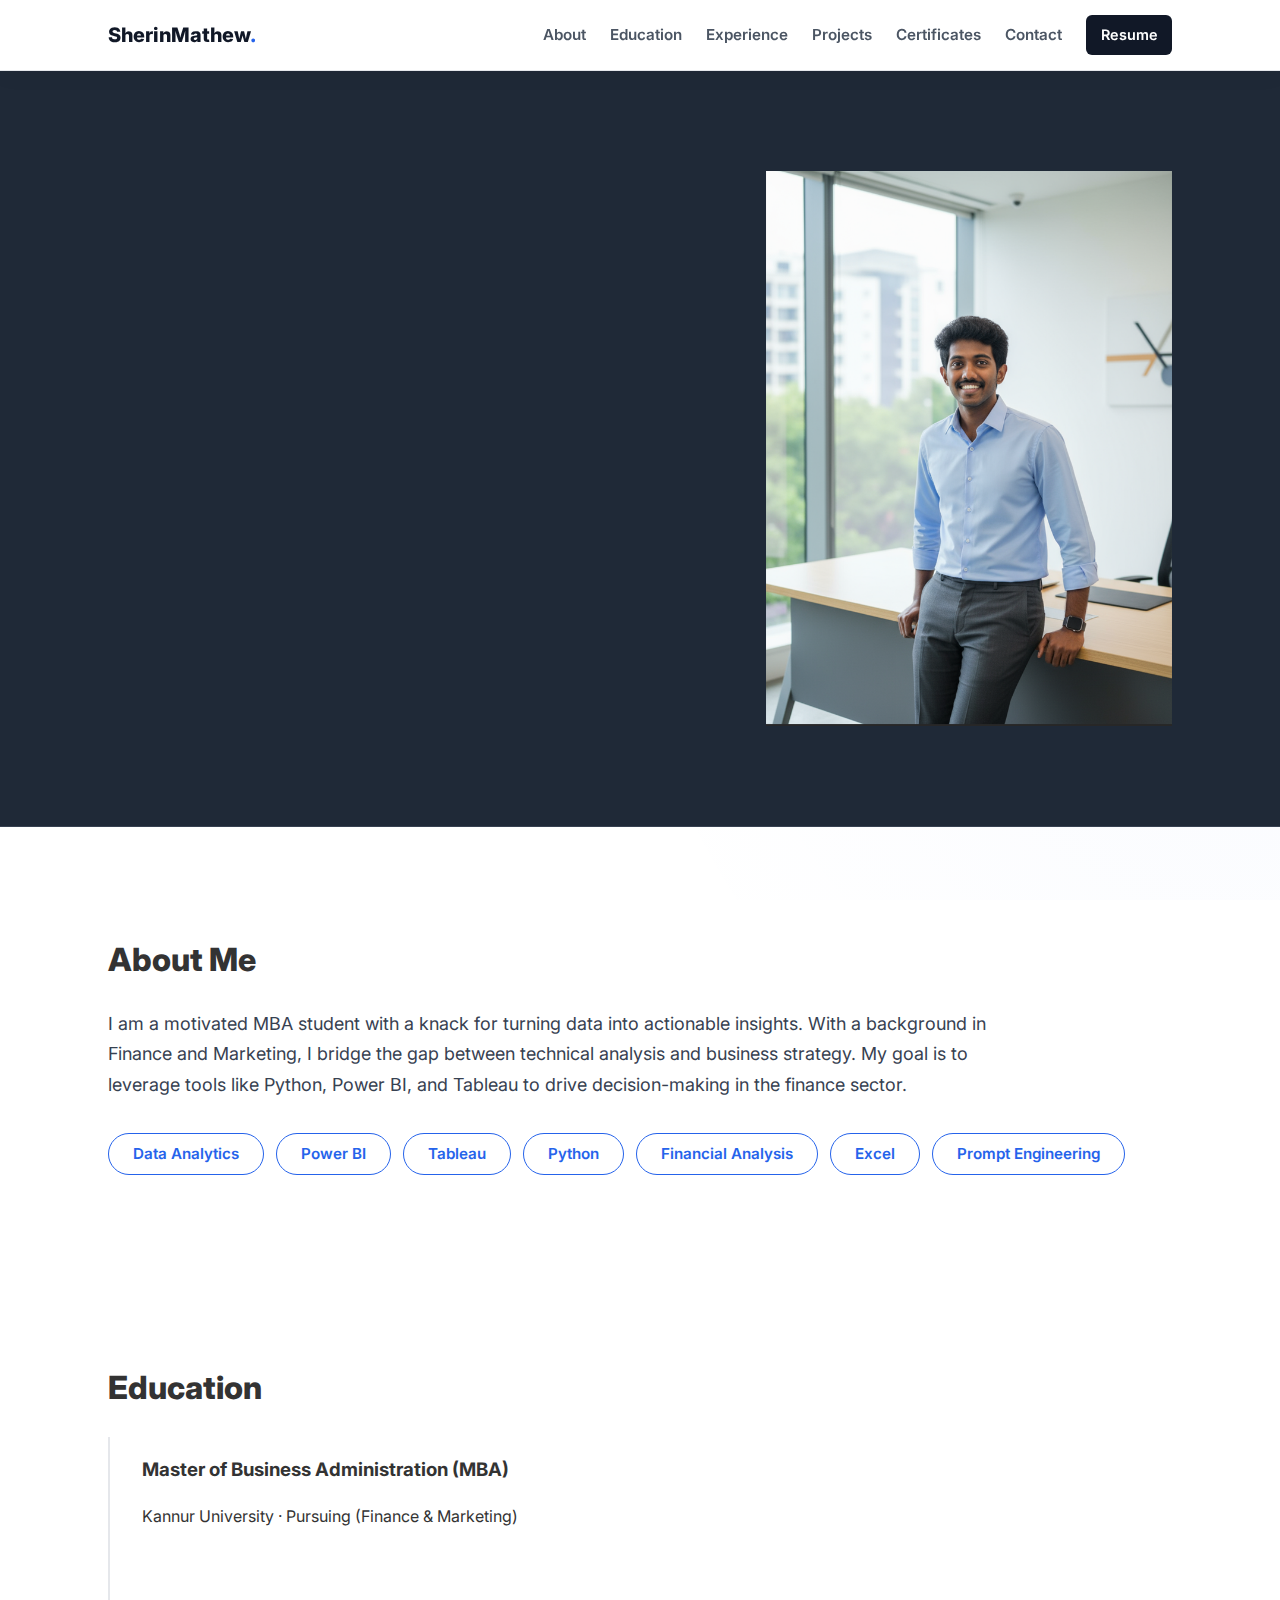
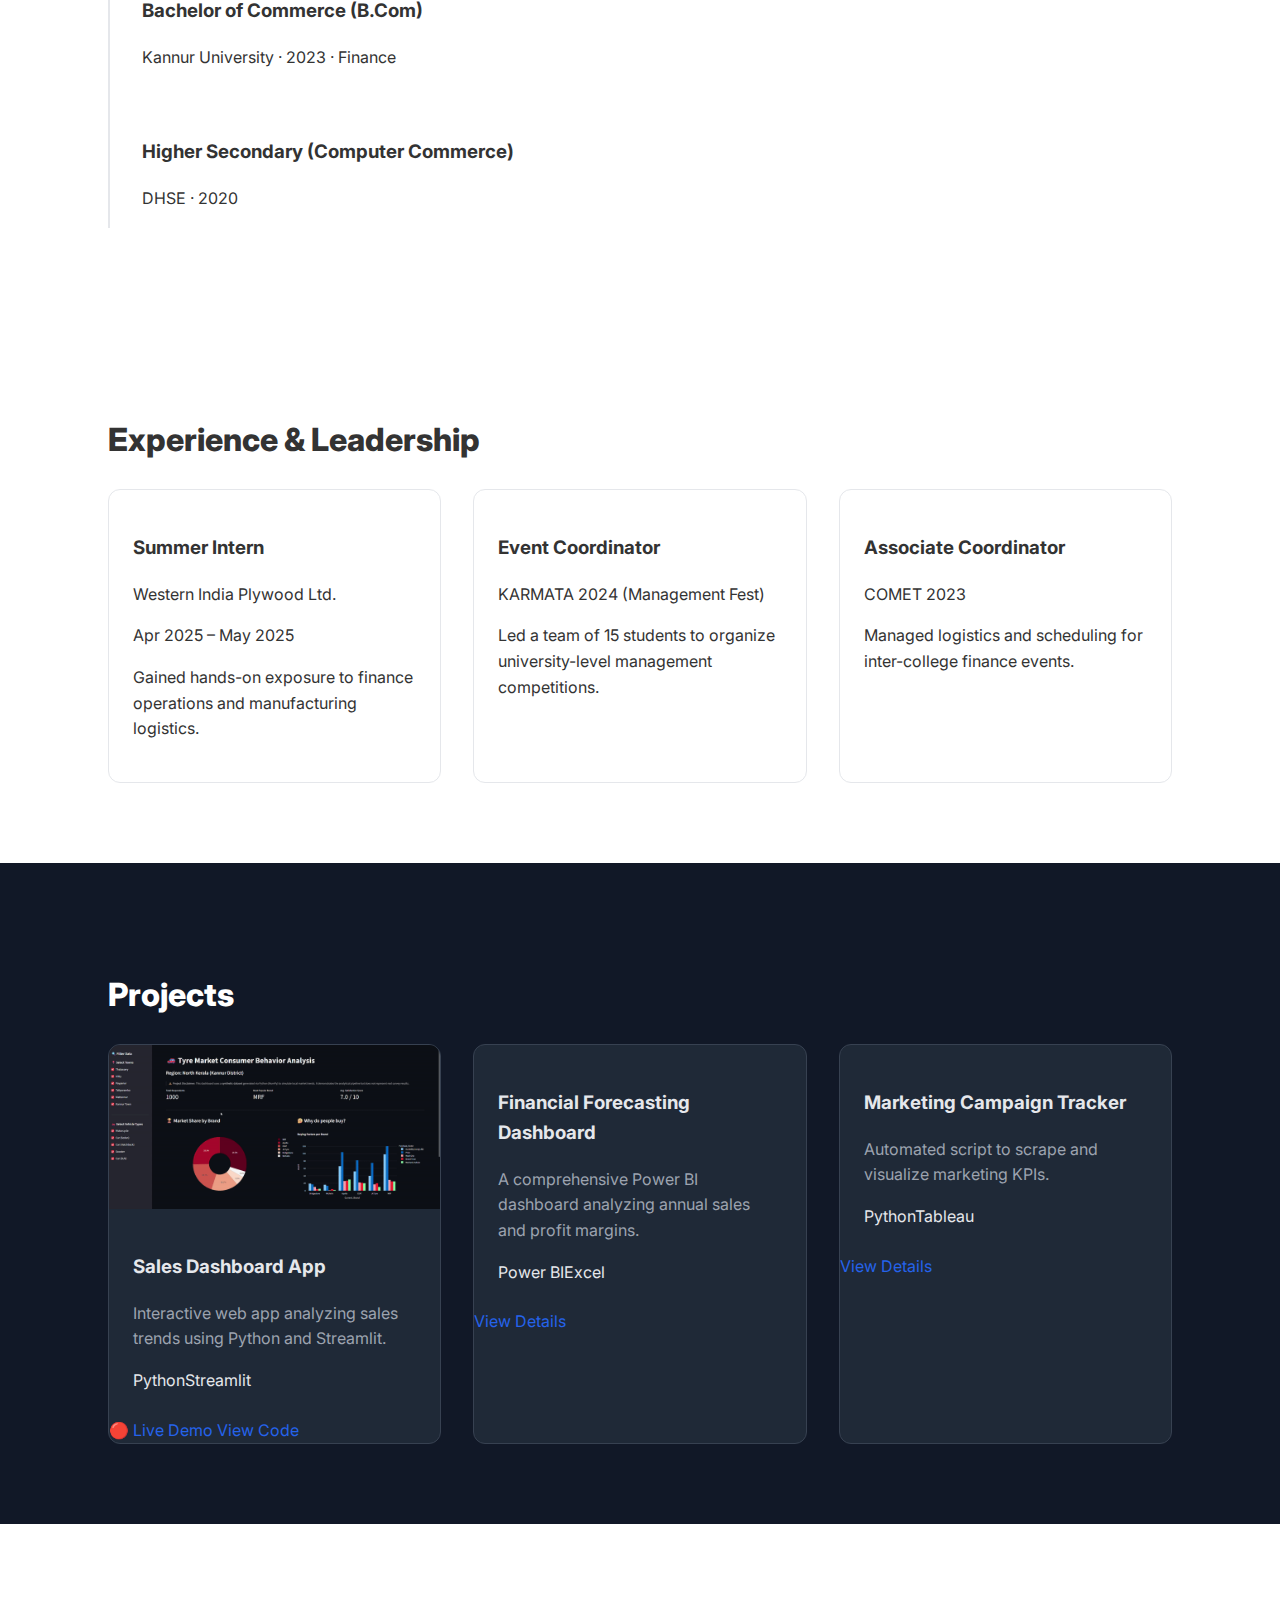
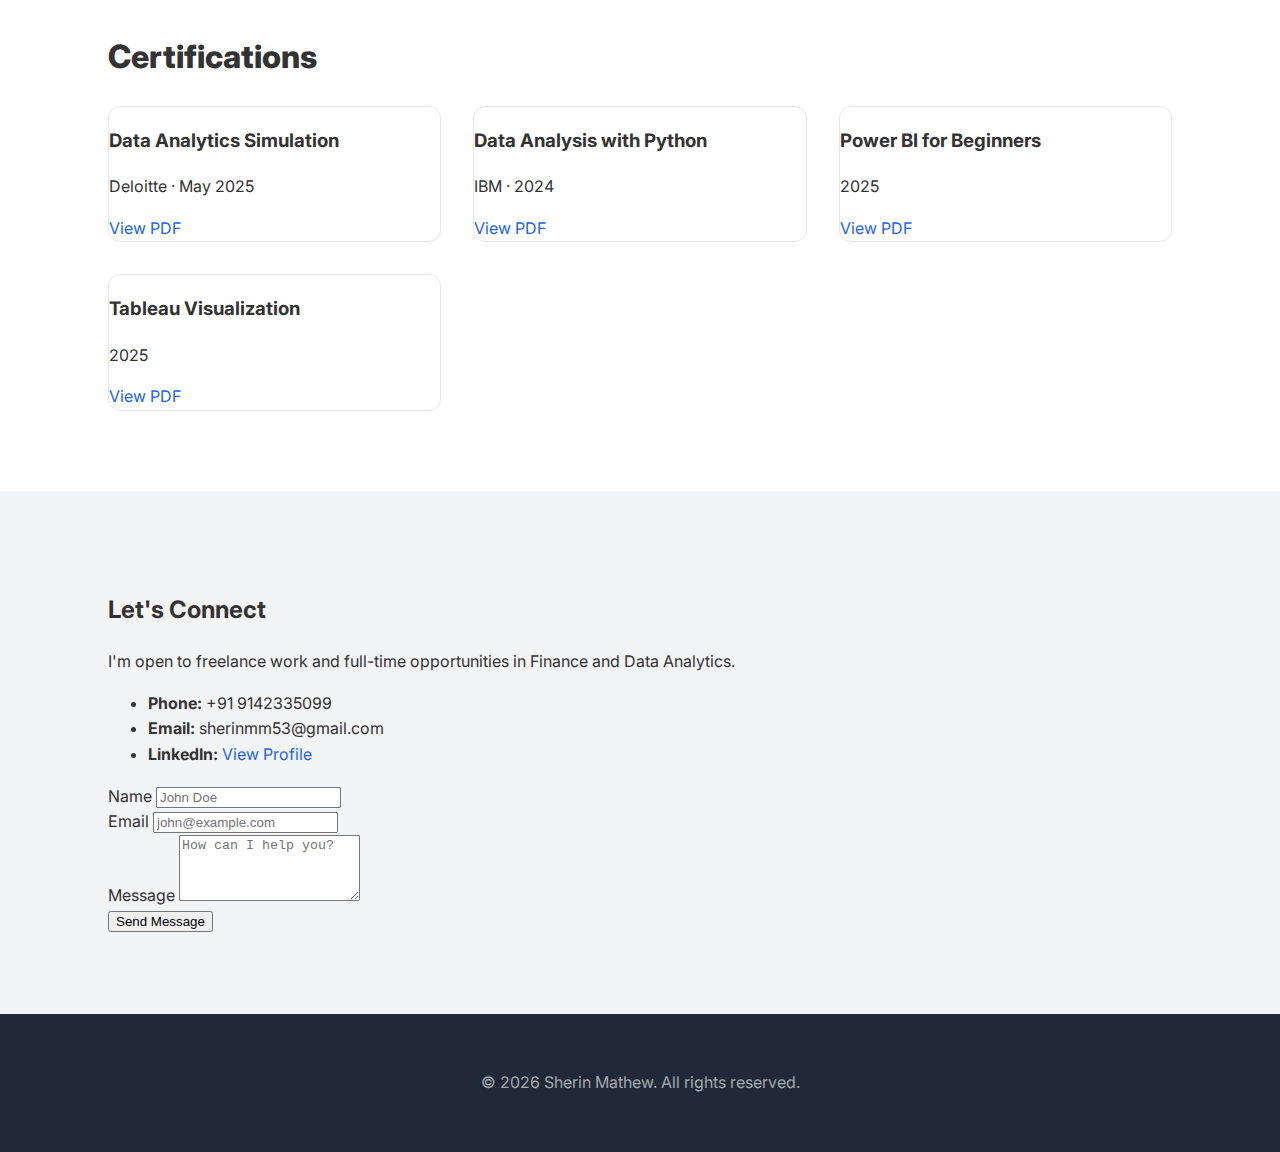
<file: index.html>
<!doctype html>
<html lang="en">
<head>
  <meta charset="utf-8" />
  <meta name="viewport" content="width=device-width, initial-scale=1" />
  <title>Sherin Mathew — Portfolio</title>
  <meta name="description" content="Portfolio of Sherin Mathew: MBA student specializing in Finance, Marketing, and Data Analytics." />
  
  <!-- Modern Font: Inter -->
  <link rel="preconnect" href="https://fonts.googleapis.com">
  <link rel="preconnect" href="https://fonts.gstatic.com" crossorigin>
  <link href="https://fonts.googleapis.com/css2?family=Inter:wght@400;500;700;800&display=swap" rel="stylesheet">
  
  <!-- CSS Link -->
  <link rel="stylesheet" href="styles.css" />
</head>

<body>
  <!-- Navigation -->
  <header class="header">
    <div class="container nav">
      <a class="brand" href="#">SherinMathew<span class="dot">.</span></a>
      
      <!-- Mobile Menu Button -->
      <button class="menu-btn" aria-label="Toggle menu" aria-expanded="false">☰</button>

      <!-- Links -->
      <nav class="nav-links">
        <a href="#about">About</a>
        <a href="#education">Education</a>
        <a href="#experience">Experience</a>
        <a href="#projects">Projects</a>
        <a href="#certificates">Certificates</a>
        <a href="#contact">Contact</a>
        <a class="btn small" href="assets/Sherin_Mathew_resume.pdf" target="_blank">Resume</a>
      </nav>
    </div>
  </header>

  <main>
    <!-- HERO SECTION -->
    <section class="hero">
      <div class="container hero-grid">
        <div class="hero-text">
          <h1>Hi, I’m <span class="accent">Sherin Mathew</span></h1>
          <p class="lead">MBA student specializing in Finance and Marketing. Skilled in Data Analytics, Power BI, and Tableau. Building data-driven solutions for modern business problems.</p>
          
          <div class="actions">
            <a class="btn" href="#projects">View Projects</a>
            <a class="btn ghost" href="#contact">Contact Me</a>
          </div>
          
          <ul class="meta">
            <li>📍 Kannur, India</li>
            <li>✉️ sherinmm53@gmail.com</li>
          </ul>
        </div>
        
        <div class="hero-photo">
          <!-- Update this image path -->
          <img src="images/profile.png" alt="Sherin Mathew" class="profile-pic">
        </div>
      </div>
    </section>

    <!-- ABOUT SECTION -->
    <section id="about" class="section">
      <div class="container">
        <h2 class="section-title">About Me</h2>
        <p class="about-text">
          I am a motivated MBA student with a knack for turning data into actionable insights. With a background in Finance and Marketing, I bridge the gap between technical analysis and business strategy. My goal is to leverage tools like Python, Power BI, and Tableau to drive decision-making in the finance sector.
        </p>

        <div class="skills-row">
          <span class="skill-pill">Data Analytics</span>
          <span class="skill-pill">Power BI</span>
          <span class="skill-pill">Tableau</span>
          <span class="skill-pill">Python</span>
          <span class="skill-pill">Financial Analysis</span>
          <span class="skill-pill">Excel</span>
          <span class="skill-pill">Prompt Engineering</span>
        </div>
      </div>
    </section>

    <!-- EDUCATION SECTION -->
    <section id="education" class="section alt-bg">
      <div class="container">
        <h2 class="section-title">Education</h2>
        <div class="timeline">
          <div class="timeline-item">
            <h3>Master of Business Administration (MBA)</h3>
            <p class="t-meta">Kannur University · Pursuing (Finance & Marketing)</p>
          </div>
          <div class="timeline-item">
            <h3>Bachelor of Commerce (B.Com)</h3>
            <p class="t-meta">Kannur University · 2023 · Finance</p>
          </div>
          <div class="timeline-item">
            <h3>Higher Secondary (Computer Commerce)</h3>
            <p class="t-meta">DHSE · 2020</p>
          </div>
        </div>
      </div>
    </section>

    <!-- EXPERIENCE SECTION -->
    <section id="experience" class="section">
      <div class="container">
        <h2 class="section-title">Experience & Leadership</h2>
        <div class="grid">
          
          <article class="card">
            <div class="card-body">
              <h3>Summer Intern</h3>
              <p class="role">Western India Plywood Ltd.</p>
              <p class="date">Apr 2025 – May 2025</p>
              <p>Gained hands-on exposure to finance operations and manufacturing logistics.</p>
            </div>
          </article>

          <article class="card">
            <div class="card-body">
              <h3>Event Coordinator</h3>
              <p class="role">KARMATA 2024 (Management Fest)</p>
              <p>Led a team of 15 students to organize university-level management competitions.</p>
            </div>
          </article>

          <article class="card">
            <div class="card-body">
              <h3>Associate Coordinator</h3>
              <p class="role">COMET 2023</p>
              <p>Managed logistics and scheduling for inter-college finance events.</p>
            </div>
          </article>

        </div>
      </div>
    </section>

    <!-- PROJECTS SECTION -->
    <section id="projects" class="section dark-bg">
      <div class="container">
        <h2 class="section-title text-white">Projects</h2>
        <div class="grid">
          
          <article class="card project-card">
            <img src="images/dashboard.gif" alt="Dashboard" class="card-img">
            <div class="card-body">
              <h3>Sales Dashboard App</h3>
              <p>Interactive web app analyzing sales trends using Python and Streamlit.</p>
              <div class="tags">
                <span>Python</span><span>Streamlit</span>
              </div>
            </div>
            <div class="card-footer">
              <a href="https://sales-dashboard-egerhtkzhdzkt8uchj4cmq.streamlit.app/" target="_blank">🔴 Live Demo</a>
              <a href="https://github.com/SHERINMATHEW-hub/sales-dashboard" target="_blank">View Code</a>
            </div>
          </article>

          <article class="card project-card">
            <div class="card-body">
              <h3>Financial Forecasting Dashboard</h3>
              <p>A comprehensive Power BI dashboard analyzing annual sales and profit margins.</p>
              <div class="tags"><span>Power BI</span><span>Excel</span></div>
            </div>
            <div class="card-footer">
              <a href="#">View Details</a>
            </div>
          </article>

          <article class="card project-card">
            <div class="card-body">
              <h3>Marketing Campaign Tracker</h3>
              <p>Automated script to scrape and visualize marketing KPIs.</p>
              <div class="tags"><span>Python</span><span>Tableau</span></div>
            </div>
            <div class="card-footer">
              <a href="#">View Details</a>
            </div>
          </article>

        </div>
      </div>
    </section>

    <!-- CERTIFICATES SECTION -->
    <section id="certificates" class="section alt-bg">
      <div class="container">
        <h2 class="section-title">Certifications</h2>
        <div class="grid small-grid">
          <div class="card cert-card">
            <h3>Data Analytics Simulation</h3>
            <p>Deloitte · May 2025</p>
            <a href="assets/Deloitte data anaysics certificate.pdf" target="_blank">View PDF</a>
          </div>
          <div class="card cert-card">
            <h3>Data Analysis with Python</h3>
            <p>IBM · 2024</p>
            <a href="assets/IBM DA0101EN Certificate _ Cognitive Class (1).pdf" target="_blank">View PDF</a>
          </div>
          <div class="card cert-card">
            <h3>Power BI for Beginners</h3>
            <p>2025</p>
            <a href="assets/POWER BI.pdf" target="_blank">View PDF</a>
          </div>
          <div class="card cert-card">
            <h3>Tableau Visualization</h3>
            <p>2025</p>
            <a href="assets/Tableau Data Visualization.pdf" target="_blank">View PDF</a>
          </div>
        </div>
      </div>
    </section>

    <!-- CONTACT SECTION (Modern Split Layout) -->
    <section id="contact" class="contact-section">
      <div class="container">
        <div class="contact-wrapper">
          
          <!-- Left: Text -->
          <div class="contact-text">
            <h2>Let's Connect</h2>
            <p>I'm open to freelance work and full-time opportunities in Finance and Data Analytics.</p>
            <ul class="contact-details">
              <li><strong>Phone:</strong> +91 9142335099</li>
              <li><strong>Email:</strong> sherinmm53@gmail.com</li>
              <li><strong>LinkedIn:</strong> <a href="https://www.linkedin.com/in/sherin-mathew-7366902bb" target="_blank">View Profile</a></li>
            </ul>
          </div>

          <!-- Right: Form Card -->
          <div class="contact-form-card">
            <form name="contact" netlify>
              <div class="form-group">
                <label>Name</label>
                <input type="text" name="name" placeholder="John Doe" required>
              </div>
              <div class="form-group">
                <label>Email</label>
                <input type="email" name="email" placeholder="john@example.com" required>
              </div>
              <div class="form-group">
                <label>Message</label>
                <textarea name="message" rows="4" placeholder="How can I help you?" required></textarea>
              </div>
              <button type="submit" class="submit-btn">Send Message</button>
            </form>
          </div>

        </div>
      </div>
    </section>

  </main>

  <footer class="footer">
    <div class="container">
      <p>© <span id="year">2025</span> Sherin Mathew. All rights reserved.</p>
    </div>
  </footer>

  <!-- Hidden form for Netlify detection -->
  <form name="contact" netlify hidden>
    <input type="text" name="name">
    <input type="email" name="email">
    <textarea name="message"></textarea>
  </form>

  <script src="script.js"></script>
</body>
</html>
</file>
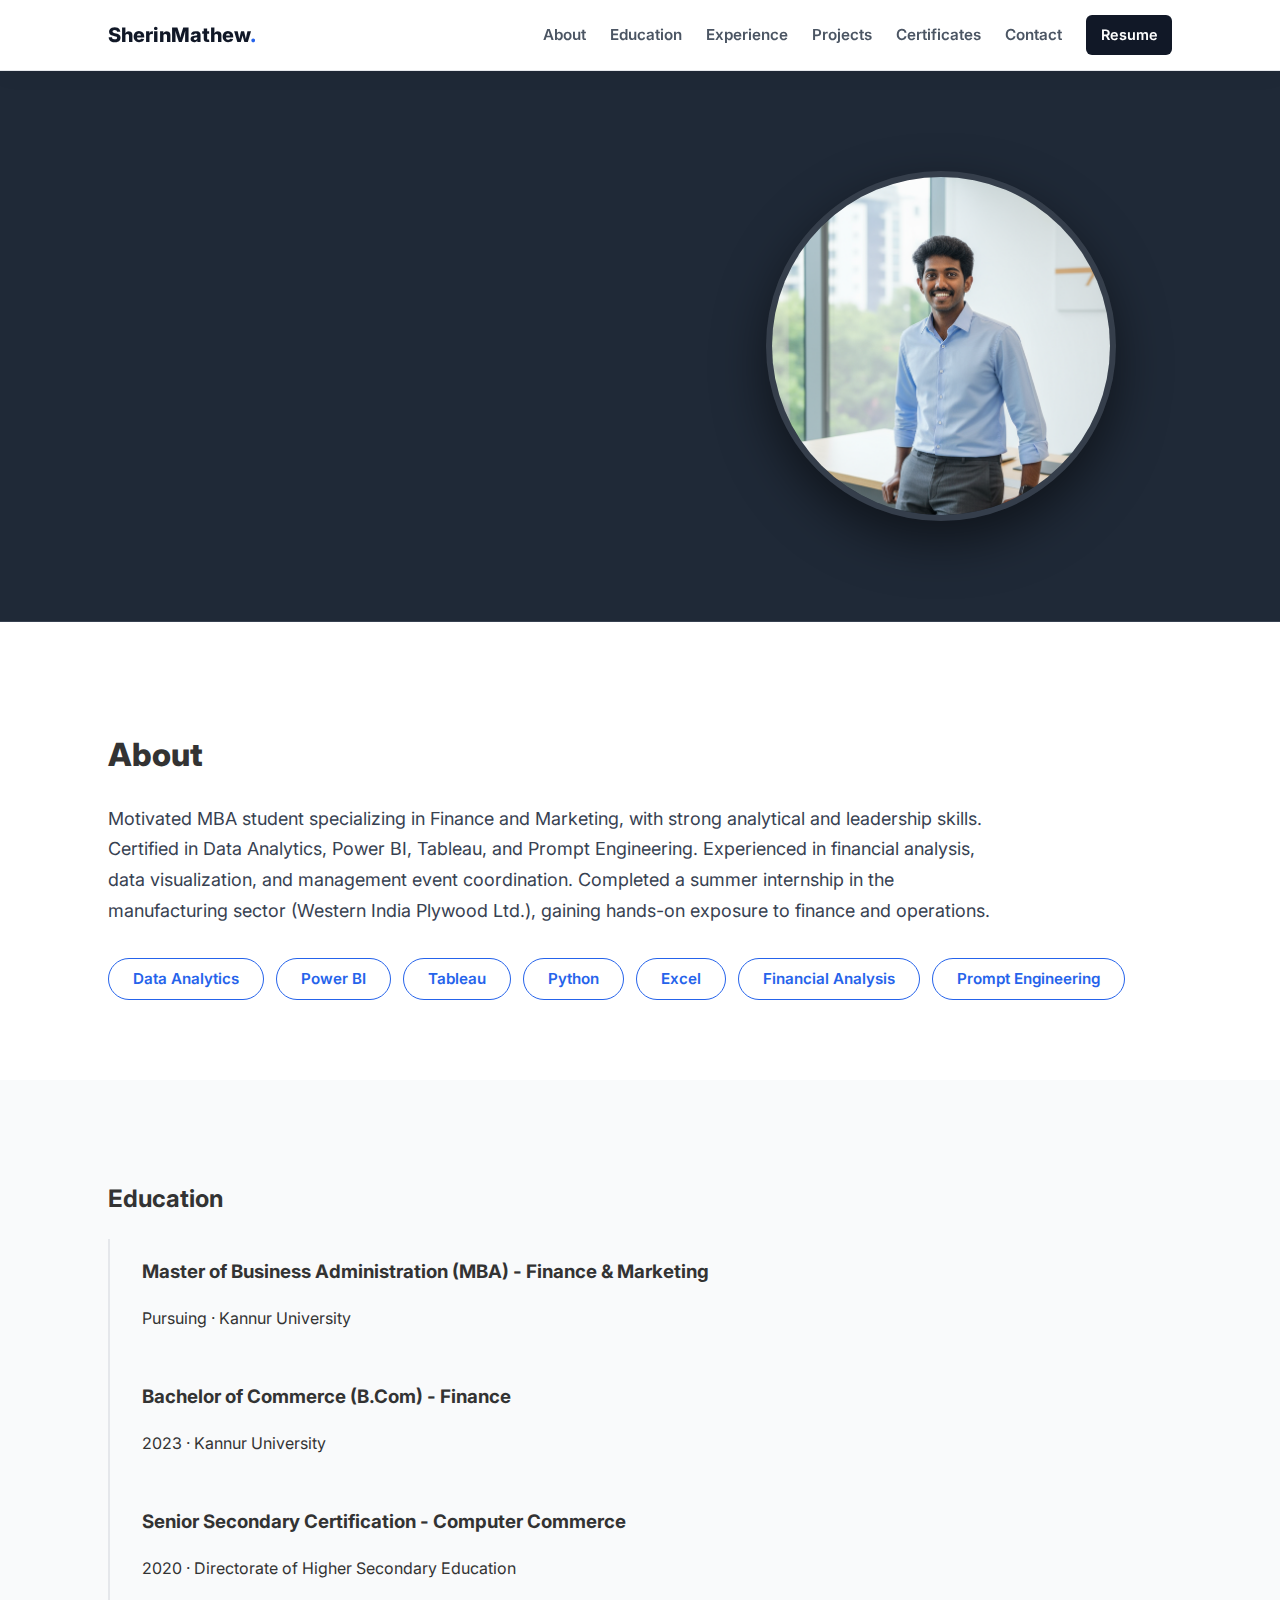
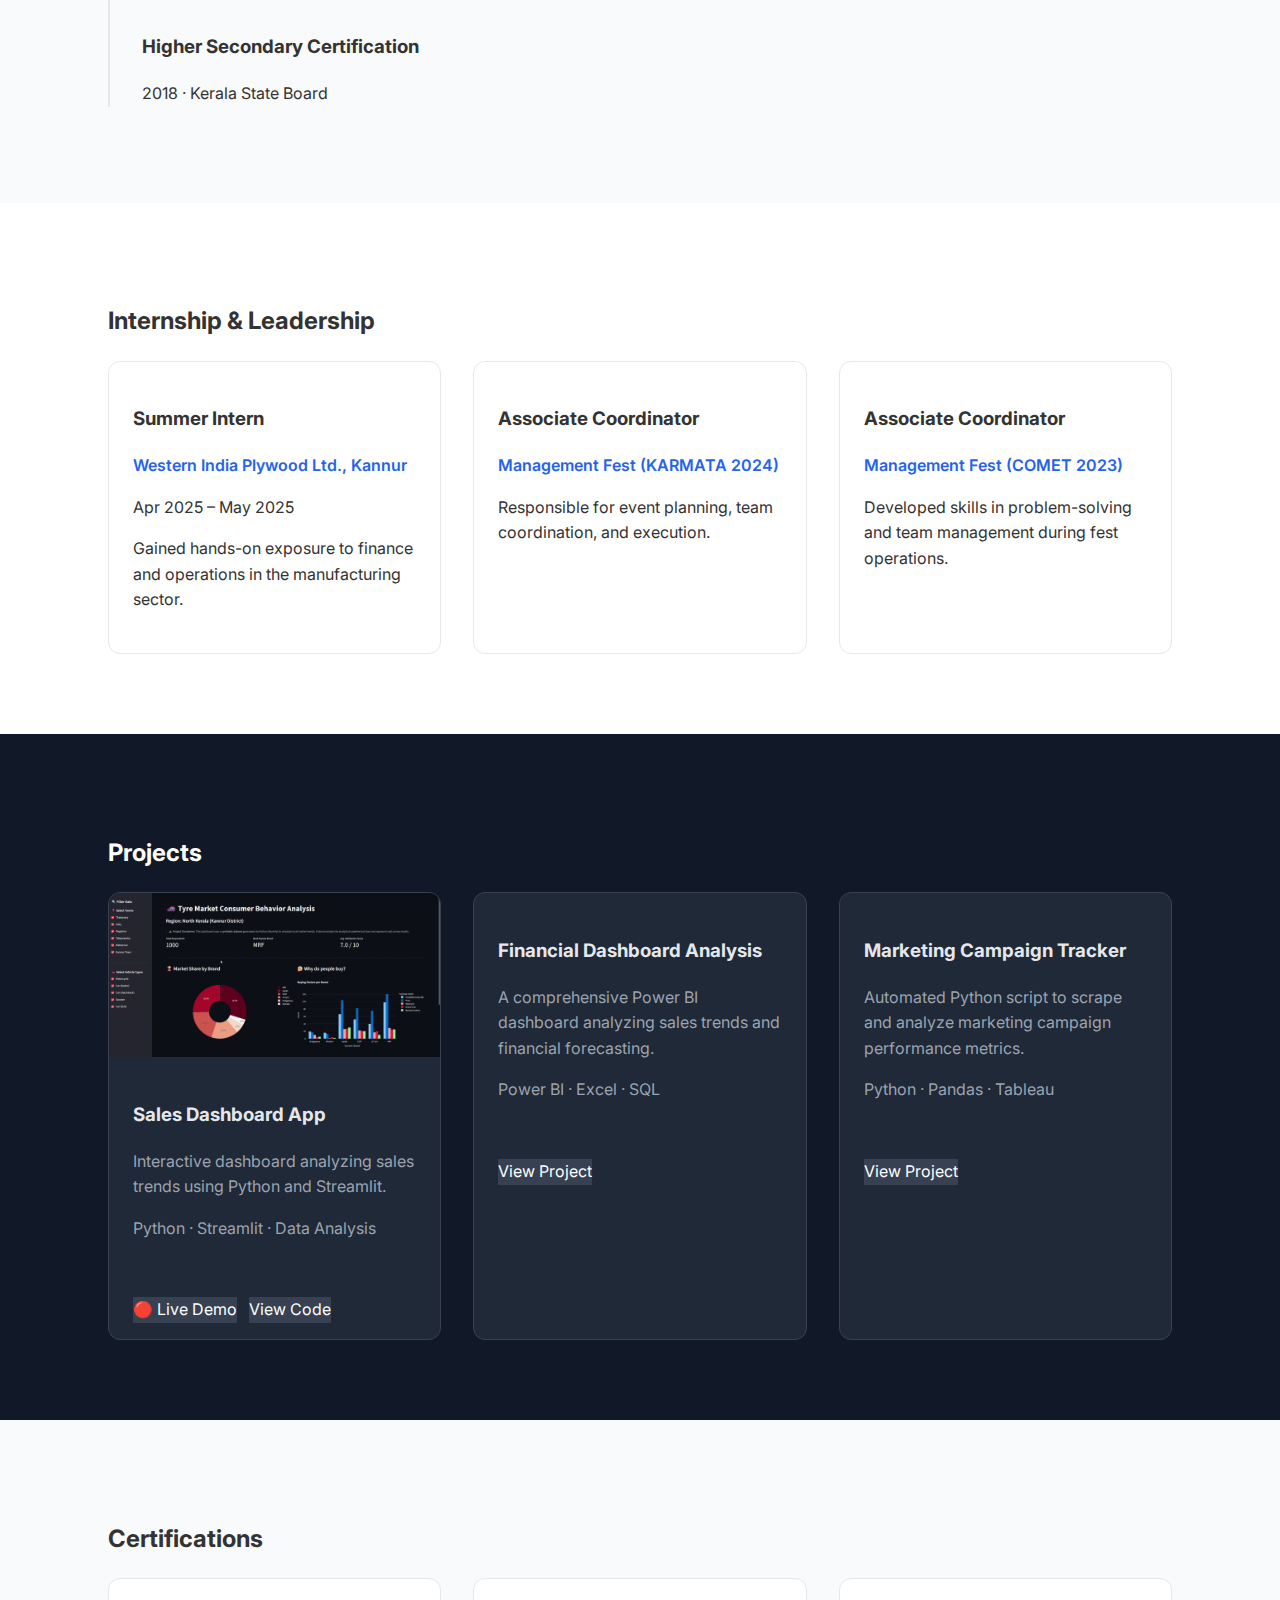
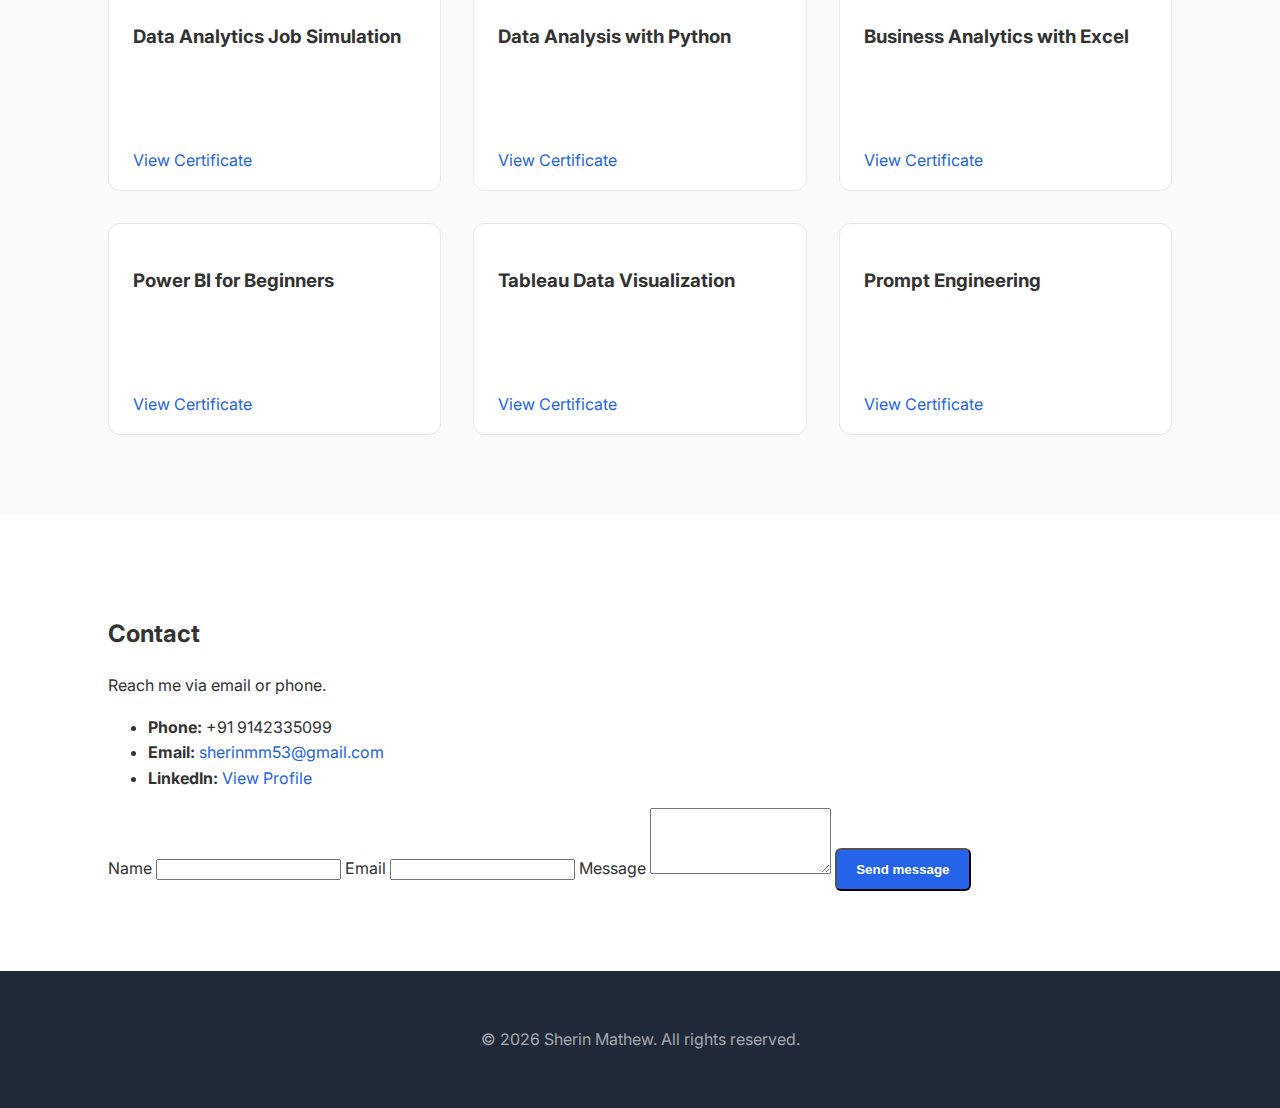
<file:  index.html>
<!doctype html>
<html lang="en">
<head>
  <meta charset="utf-8" />
  <meta name="viewport" content="width=device-width, initial-scale=1" />
  <title>Sherin Mathew — Portfolio</title>
  <meta name="description" content="Portfolio of Sherin Mathew: MBA student specializing in Finance, Marketing, and Data Analytics." />
  
  <!-- Google Fonts -->
  <link rel="preconnect" href="https://fonts.googleapis.com">
  <link rel="preconnect" href="https://fonts.gstatic.com" crossorigin>
  <link href="https://fonts.googleapis.com/css2?family=Inter:wght@400;600;800&display=swap" rel="stylesheet">
  
  <!-- Link to your CSS file -->
  <link rel="stylesheet" href="styles.css" />
</head>

<body>
  <a class="skip" href="#main">Skip to content</a>

  <!-- HEADER / NAVIGATION -->
  <header class="header">
    <div class="container nav">
      
      <!-- LOGO -->
      <a class="brand" href="#">SherinMathew<span class="dot">.</span></a>

      <!-- Mobile Menu Button -->
      <button class="menu-btn" aria-label="Toggle menu" aria-expanded="false">☰</button>

      <!-- Navigation Links -->
      <nav class="nav-links" aria-label="Primary">
        <a href="#about">About</a>
        <a href="#education">Education</a>
        <a href="#experience">Experience</a>
        <a href="#projects">Projects</a>
        <a href="#certificates">Certificates</a>
        <a href="#contact">Contact</a>
        <!-- CORRECTED PATH -->
        <a class="btn small" href="assets/Sherin_Mathew_resume.pdf" target="_blank" rel="noopener">Resume</a>
      </nav>
    </div>
  </header>

  <main id="main">
    
    <!-- HERO SECTION -->
    <section class="hero">
      <div class="container hero-grid">
        <div class="hero-text">
          <h1>Hi, I’m <span class="accent">Sherin Mathew</span></h1>
          
          <p class="lead">MBA student specializing in Finance and Marketing, skilled in Data Analytics, Power BI, and Tableau. Seeking opportunities in finance, business analysis, or data-driven decision-making.</p>
          
          <div class="actions">
            <a class="btn" href="#experience">See Experience</a>
            <a class="btn ghost" href="#projects">View Projects</a>
          </div>
          <ul class="meta">
            <li>📍 Kannur, India</li>
            <li>📞 +91 9142335099</li>
            <li>✉️ sherinmm53@gmail.com</li>
          </ul>
        </div>
        
        <!-- HERO PHOTO -->
        <div class="hero-photo">
          <!-- CORRECTED PATH -->
          <img src="images/profile.png" alt="Sherin Mathew" class="big-profile-pic">
        </div>
      </div>
    </section>

    <!-- ABOUT SECTION -->
    <section id="about" class="section about-section">
      <div class="container">
        <h2 class="section-title">About</h2>
        
        <p class="about-text">
          Motivated MBA student specializing in Finance and Marketing, with strong analytical and leadership skills. Certified in Data Analytics, Power BI, Tableau, and Prompt Engineering. Experienced in financial analysis, data visualization, and management event coordination. Completed a summer internship in the manufacturing sector (Western India Plywood Ltd.), gaining hands-on exposure to finance and operations.
        </p>

        <div class="skills-row">
          <span class="skill-pill">Data Analytics</span>
          <span class="skill-pill">Power BI</span>
          <span class="skill-pill">Tableau</span>
          <span class="skill-pill">Python</span>
          <span class="skill-pill">Excel</span>
          <span class="skill-pill">Financial Analysis</span>
          <span class="skill-pill">Prompt Engineering</span>
        </div>
      </div>
    </section>

    <!-- EDUCATION SECTION -->
    <section id="education" class="section alt">
      <div class="container">
        <h2>Education</h2>
        <ol class="timeline">
          <li>
            <div class="t-head">
              <h3>Master of Business Administration (MBA) - Finance & Marketing</h3>
              <span class="t-meta">Pursuing · Kannur University</span>
            </div>
          </li>
          <li>
            <div class="t-head">
              <h3>Bachelor of Commerce (B.Com) - Finance</h3>
              <span class="t-meta">2023 · Kannur University</span>
            </div>
          </li>
          <li>
            <div class="t-head">
              <h3>Senior Secondary Certification - Computer Commerce</h3>
              <span class="t-meta">2020 · Directorate of Higher Secondary Education</span>
            </div>
          </li>
          <li>
            <div class="t-head">
              <h3>Higher Secondary Certification</h3>
              <span class="t-meta">2018 · Kerala State Board</span>
            </div>
          </li>
        </ol>
      </div>
    </section>

    <!-- EXPERIENCE & LEADERSHIP SECTION -->
    <section id="experience" class="section">
      <div class="container">
        <div class="section-head">
          <h2>Internship & Leadership</h2>
        </div>

        <div class="grid">
          <article class="card">
            <div class="card-body">
              <h3>Summer Intern</h3>
              <p style="font-weight:600; color:var(--brand); margin-bottom:5px;">Western India Plywood Ltd., Kannur</p>
              <p class="t-meta" style="margin-bottom:10px;">Apr 2025 – May 2025</p>
              <p>Gained hands-on exposure to finance and operations in the manufacturing sector.</p>
            </div>
          </article>

          <article class="card">
            <div class="card-body">
              <h3>Associate Coordinator</h3>
              <p style="font-weight:600; color:var(--brand); margin-bottom:5px;">Management Fest (KARMATA 2024)</p>
              <p>Responsible for event planning, team coordination, and execution.</p>
            </div>
          </article>

          <article class="card">
            <div class="card-body">
              <h3>Associate Coordinator</h3>
              <p style="font-weight:600; color:var(--brand); margin-bottom:5px;">Management Fest (COMET 2023)</p>
              <p>Developed skills in problem-solving and team management during fest operations.</p>
            </div>
          </article>
        </div>
      </div>
    </section>

    <!-- PROJECTS SECTION -->
    <section id="projects" class="section">
      <div class="container">
        <h2 style="color: #fff;">Projects</h2>
        
        <div class="grid">
          <article class="card" data-tags="python, data">
            <!-- IMPORTANT: Make sure you have an "images/dashboard.gif" file for this to work -->
            <img src="images/dashboard.gif" alt="Sales Dashboard Animation" class="thumb">
            <div class="card-body">
              <h3>Sales Dashboard App</h3>
              <p>Interactive dashboard analyzing sales trends using Python and Streamlit.</p>
              <p class="tech">Python · Streamlit · Data Analysis</p>
            </div>
            <div class="card-actions">
              <a href="https://sales-dashboard-egerhtkzhdzkt8uchj4cmq.streamlit.app/" target="_blank" rel="noopener">🔴 Live Demo</a>
              <a href="https://github.com/SHERINMATHEW-hub/sales-dashboard" target="_blank" rel="noopener">View Code</a>
            </div>
          </article>

          <article class="card" data-tags="powerbi, sql">
            <div class="card-body">
              <h3>Financial Dashboard Analysis</h3>
              <p>A comprehensive Power BI dashboard analyzing sales trends and financial forecasting.</p>
              <p class="tech">Power BI · Excel · SQL</p>
            </div>
            <div class="card-actions">
              <a href="#">View Project</a>
            </div>
          </article>

          <article class="card" data-tags="python, marketing">
            <div class="card-body">
              <h3>Marketing Campaign Tracker</h3>
              <p>Automated Python script to scrape and analyze marketing campaign performance metrics.</p>
              <p class="tech">Python · Pandas · Tableau</p>
            </div>
            <div class="card-actions">
              <a href="#">View Project</a>
            </div>
          </article>
        </div>
      </div>
    </section>

    <!-- CERTIFICATES SECTION -->
    <section id="certificates" class="section alt">
      <div class="container">
        <div class="section-head">
          <h2>Certifications</h2>
        </div>

        <div class="grid certs">
          <article class="card cert">
            <div class="card-body">
              <h3>Data Analytics Job Simulation</h3>
              <p class="meta">Deloitte · May 2025</p>
            </div>
            <div class="card-actions">
              <!-- CORRECTED PATH -->
              <a href="assets/Deloitte data anaysics certificate.pdf" target="_blank" rel="noopener">View Certificate</a>
            </div>
          </article>

          <article class="card cert">
            <div class="card-body">
              <h3>Data Analysis with Python</h3>
              <p class="meta">IBM · 2024</p>
            </div>
            <div class="card-actions">
              <!-- CORRECTED PATH -->
              <a href="assets/IBM DA0101EN Certificate _ Cognitive Class (1).pdf" target="_blank" rel="noopener">View Certificate</a>
            </div>
          </article>
          
          <article class="card cert">
            <div class="card-body">
              <h3>Business Analytics with Excel</h3>
              <p class="meta">2025</p>
            </div>
             <div class="card-actions">
               <!-- CORRECTED PATH -->
              <a href="assets/certificate-fotor-20250516225339.pdf" target="_blank" rel="noopener">View Certificate</a>
            </div>
          </article>

          <article class="card cert">
            <div class="card-body">
              <h3>Power BI for Beginners</h3>
              <p class="meta">Sept 2025</p>
            </div>
            <div class="card-actions">
              <!-- CORRECTED PATH -->
              <a href="assets/POWER BI.pdf" target="_blank" rel="noopener">View Certificate</a>
            </div>
          </article>

          <article class="card cert">
            <div class="card-body">
              <h3>Tableau Data Visualization</h3>
              <p class="meta">Sept 2025</p>
            </div>
            <div class="card-actions">
              <!-- CORRECTED PATH -->
              <a href="assets/Tableau Data Visualization.pdf" target="_blank" rel="noopener">View Certificate</a>
            </div>
          </article>
          
          <article class="card cert">
            <div class="card-body">
              <h3>Prompt Engineering</h3>
              <p class="meta">Apr 2025</p>
            </div>
            <div class="card-actions">
              <!-- CORRECTED PATH -->
              <a href="assets/prompt engineering.pdf" target="_blank" rel="noopener">View Certificate</a>
            </div>
          </article>
        </div>
      </div>
    </section>

    <!-- CONTACT SECTION -->
    <section id="contact" class="section">
      <div class="container">
        <h2>Contact</h2>
        <p>Reach me via email or phone.</p>

        <div class="contact-grid">
          <ul class="contact-list">
            <li><strong>Phone:</strong> +91 9142335099</li>
            <li><strong>Email:</strong> <a href="mailto:sherinmm53@gmail.com">sherinmm53@gmail.com</a></li>
            <li><strong>LinkedIn:</strong> <a href="https://www.linkedin.com/in/sherin-mathew-7366902bb" target="_blank" rel="noopener">View Profile</a></li>
          </ul>

          <!-- Make sure to update this for Netlify Forms later! -->
          <!-- FOR GITHUB PAGES USERS -->
          <!-- Replace 'sherinmm53@gmail.com' with your actual email if different -->
          <!-- NETLIFY FORM SETUP -->
          <!-- We removed the 'action' link and added 'data-netlify="true"' -->
          <form class="form" name="contact" method="POST" data-netlify="true">
    
             <!-- This hidden input is required for Netlify to identify the form -->
             <input type="hidden" name="form-name" value="contact">
             <input type="text" name="bot-field" style="display: none; position: absolute; left: -9999px;">
             <label>Name 
             <input type="text" name="name" required>
             </label>
    
             <label>Email 
             <input type="email" name="email" required>
             </label>
    
             <label>Message 
             <textarea name="message" rows="4" required></textarea>
             </label>

             <button class="btn" type="submit">Send message</button>
          </form>

        </div>
      </div>
    </section>
  </main>

  <footer class="footer">
    <div class="container">
      <p>© <span id="year">2025</span> Sherin Mathew. All rights reserved.</p>
    </div>
  </footer>

  <script src="script.js"></script>
</body>
</html>
</file>
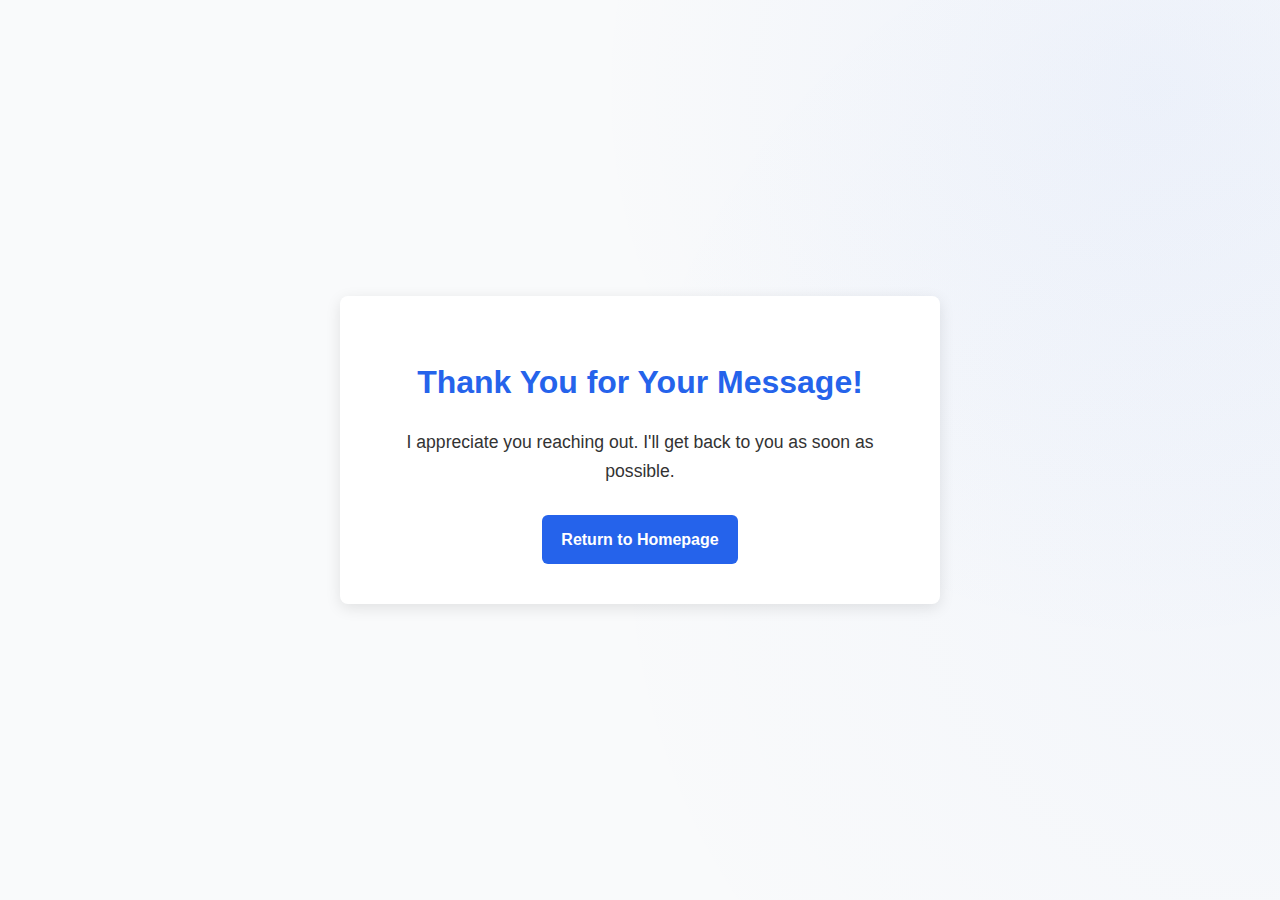
<file: success.html>
<!doctype html>
<html lang="en">
<head>
  <meta charset="utf-8">
  <meta name="viewport" content="width=device-width, initial-scale=1">
  <title>Thank You!</title>
  <link rel="stylesheet" href="styles.css" /> <!-- Optional: link your existing CSS -->
  <style>
    body {
      display: flex;
      justify-content: center;
      align-items: center;
      min-height: 100vh;
      text-align: center;
      font-family: 'Inter', sans-serif;
      background-color: #f9fafb;
      color: #333;
    }
    .container {
      max-width: 600px;
      padding: 40px;
      background-color: #fff;
      border-radius: 8px;
      box-shadow: 0 4px 15px rgba(0,0,0,0.1);
    }
    h1 {
      color: #2563eb;
      margin-bottom: 20px;
    }
    p {
      font-size: 1.1em;
      line-height: 1.6;
      margin-bottom: 30px;
    }
    .btn {
        background: #2563eb;
        color: #fff;
        padding: .75rem 1.2rem;
        border-radius: 6px;
        font-weight: 600;
        display: inline-block;
        text-decoration: none;
        transition: all 0.2s;
    }
    .btn:hover {
        transform: translateY(-2px);
        box-shadow: 0 4px 12px rgba(37,99,235,0.3);
    }
  </style>
</head>
<body>
  <div class="container">
    <h1>Thank You for Your Message!</h1>
    <p>I appreciate you reaching out. I'll get back to you as soon as possible.</p>
    <a href="/" class="btn">Return to Homepage</a>
  </div>
</body>
</html>
</file>
<file: styles.css>
/*
  ========================================
  1. THEME VARIABLES
  ========================================
*/
:root {
  --header-bg: #ffffff;
  --header-text: #111827;
  --hero-bg: #1F2937;
  --hero-text: #ffffff;
  --bg: #ffffff;
  --text: #333333;
  --brand: #2563eb;
  --brand-hover: #1d4ed8;
  --brand-light: #eff6ff;
  --surface: #ffffff;
  --muted: #6b7280;
  --border: #e5e7eb;
}

/* GLOBAL RESET */
* { box-sizing: border-box; }
html { scroll-behavior: smooth; }
body {
  margin: 0; padding: 0;
  font-family: 'Inter', system-ui, -apple-system, sans-serif;
  color: var(--text);
  line-height: 1.6;
  background-color: var(--bg);
  background-image:
    radial-gradient(circle at 90% 10%, rgba(37, 99, 235, 0.05) 0%, transparent 40%),
    radial-gradient(circle at 100% 60%, rgba(37, 99, 235, 0.03) 0%, transparent 50%);
  background-attachment: fixed;
}
img { max-width: 100%; height: auto; display: block; }
a { color: var(--brand); text-decoration: none; transition: all 0.2s; }
.container { max-width: 1100px; margin-inline: auto; padding: 0 18px; }
.skip { position: absolute; left: -9999px; top: -9999px; }
.skip:focus { left: 12px; top: 12px; background: var(--brand); color: #fff; padding: 8px; z-index: 100; }

/* HEADER */
.header {
  position: sticky; top: 0; z-index: 50;
  background: var(--header-bg);
  border-bottom: 1px solid var(--border);
  box-shadow: 0 4px 20px rgba(0, 0, 0, 0.05);
}
.nav { display: flex; align-items: center; justify-content: space-between; height: 70px; }
.brand { font-weight: 800; font-size: 1.25rem; color: var(--header-text) !important; }
.brand .dot { color: var(--brand); }
.nav-links { display: flex; gap: 24px; align-items: center; }
.nav-links a { color: #4b5563; font-weight: 600; font-size: 0.95rem; }
.nav-links a:hover { color: var(--brand); }
.nav-links .btn { background: #111827; color: #fff; }
.nav-links .btn:hover { background: var(--brand); color: #fff; transform: translateY(-2px); }
.menu-btn { display: none; background: none; border: 0; color: var(--header-text); font-size: 1.5rem; cursor: pointer; }

/* HERO */
.hero { background: var(--hero-bg); color: var(--hero-text); padding: 100px 0; border-bottom: 1px solid #374151; }
.hero-grid { display: grid; grid-template-columns: 1.2fr .8fr; gap: 48px; align-items: center; }
@keyframes fadeInUp { from { opacity: 0; transform: translateY(20px); } to { opacity: 1; transform: translateY(0); } }
@keyframes float { 0%, 100% { transform: translateY(0);} 50% { transform: translateY(-12px);} }
.hero h1 {
  font-size: 3rem; margin: 0 0 16px; line-height: 1.1; font-weight: 800;
  opacity: 0; animation: fadeInUp 0.8s ease-out forwards;
}
.lead {
  color: #9ca3af; font-size: 1.15rem; margin-bottom: 32px;
  opacity: 0; animation: fadeInUp 0.8s ease-out 0.2s forwards;
}
.actions {
  display: flex; gap: 16px; margin-bottom: 24px;
  opacity: 0; animation: fadeInUp 0.8s ease-out 0.4s forwards;
}
.meta {
  list-style: none; padding: 0; display: flex; gap: 24px;
  color: #9ca3af; font-size: 0.9rem; font-weight: 500;
  opacity: 0; animation: fadeInUp 0.8s ease-out 0.6s forwards;
}
.hero .btn.ghost { color: #fff; border-color: #fff; }
.hero .btn.ghost:hover { background: #fff; color: var(--hero-bg); }
.big-profile-pic {
  width: 350px; height: 350px; object-fit: cover; border-radius: 50%;
  border: 6px solid rgba(255, 255, 255, 0.1);
  box-shadow: 0 20px 50px rgba(0, 0, 0, 0.5);
  animation: float 6s ease-in-out infinite;
}

/* ABOUT */
.about-section { background: #fff; padding: 80px 0; }
.section-title { font-size: 2rem; font-weight: 800; margin-bottom: 24px; }
.about-text { font-size: 1.125rem; line-height: 1.7; max-width: 900px; margin-bottom: 32px; color: #374151; }
.skills-row { display: flex; flex-wrap: wrap; gap: 12px; }
.skill-pill {
  background: #fff; border: 1px solid #2563eb; color: #2563eb;
  padding: 8px 24px; border-radius: 999px; font-weight: 600;
  font-size: 0.95rem; transition: 0.2s;
}
.skill-pill:hover { background: var(--brand-light); transform: translateY(-2px); }

/* GENERAL UI */
.btn { background: var(--brand); color: #fff; padding: .75rem 1.2rem; border-radius: 6px; font-weight: 600; display: inline-block; }
.btn:hover { transform: translateY(-2px); box-shadow: 0 4px 12px rgba(37,99,235,0.3); }
.btn.small { padding: .5rem .9rem; font-size: 0.9rem; }
.section { padding: 80px 0; }
.section.alt { background: #f9fafb; }
#projects { background: #111827; color: white; }
#projects .card { background: #1F2937; border: 1px solid #374151; color: #e5e7eb; }
#projects .card-body p { color: #9ca3af; }
#projects .card-actions a { background: #374151; color: white; }
.grid { display: grid; grid-template-columns: repeat(auto-fit, minmax(280px, 1fr)); gap: 32px; }
.card {
  background: var(--surface); border: 1px solid var(--border); border-radius: 12px;
  transition: 0.2s; overflow: hidden;
}
.card:hover { transform: translateY(-4px); box-shadow: 0 12px 24px rgba(0,0,0,0.08); }
.card-body { padding: 24px; }
.card-actions { padding: 16px 24px; display: flex; gap: 12px; }

/* EDUCATION */
.timeline { list-style: none; border-left: 2px solid #e5e7eb; padding-left: 32px; display: grid; gap: 32px; }
.timeline li::before {
  content: ''; position: absolute; left: -39px; top: 6px; width: 12px; height: 12px;
  background: white; border: 3px solid var(--brand); border-radius: 50%;
}

/* CONTACT (UPDATED) */
.contact-section {
    padding: 80px 0;
    background-color: #f3f4f6; /* Light Grey background for section */
}

.contact-container {
    display: flex;
    justify-content: center;
    flex-wrap: wrap;
    gap: 50px;
    margin-top: 20px;
}

/* Left side info */
.contact-info {
    text-align: left;
    flex: 1;
    min-width: 300px;
    max-width: 400px;
}
.contact-info h3 { margin-top: 0; color: var(--header-text); }
.contact-info p { margin-bottom: 12px; font-size: 1.05rem; }

/* Right side Form Card */
.contact-form {
    background: white;
    padding: 30px;
    border-radius: 12px;
    box-shadow: 0 10px 30px rgba(0,0,0,0.08); /* Nice floating effect */
    display: flex;
    flex-direction: column;
    gap: 15px;
    flex: 1;
    min-width: 300px;
    max-width: 450px;
}

.contact-form label {
    font-size: 0.9rem;
    font-weight: 600;
    color: var(--text);
    margin-bottom: -10px;
}

.contact-form input, 
.contact-form textarea {
    padding: 12px;
    border: 1px solid var(--border);
    border-radius: 6px;
    width: 100%;
    background: #f9fafb;
    font-family: inherit;
    transition: 0.2s;
}

.contact-form input:focus, 
.contact-form textarea:focus {
    outline: none;
    border-color: var(--brand);
    background: white;
    box-shadow: 0 0 0 3px var(--brand-light);
}

.contact-form button {
    background-color: var(--brand);
    color: white;
    border: none;
    padding: 12px;
    border-radius: 6px;
    cursor: pointer;
    font-weight: 700;
    font-size: 1rem;
    margin-top: 10px;
    transition: background-color 0.2s;
}

.contact-form button:hover {
    background-color: var(--brand-hover);
}

/* FOOTER */
.footer { background: #1F2937; color: rgba(255,255,255,0.6); text-align: center; padding: 40px 0; }

/* RESPONSIVE */
@media (max-width: 900px) {
  .hero-grid { grid-template-columns: 1fr; text-align: center; }
  .contact-container { flex-direction: column; align-items: center; }
  .contact-info { text-align: center; }
}
@media (max-width: 640px) {
  .nav-links { display: none; position: absolute; top: 70px; left: 0; right: 0;
    background: #fff; flex-direction: column; padding: 20px; box-shadow: 0 4px 6px rgba(0,0,0,0.1); }
  .nav-links.active { display: flex; }
  .menu-btn { display: block; }
}
</file>
